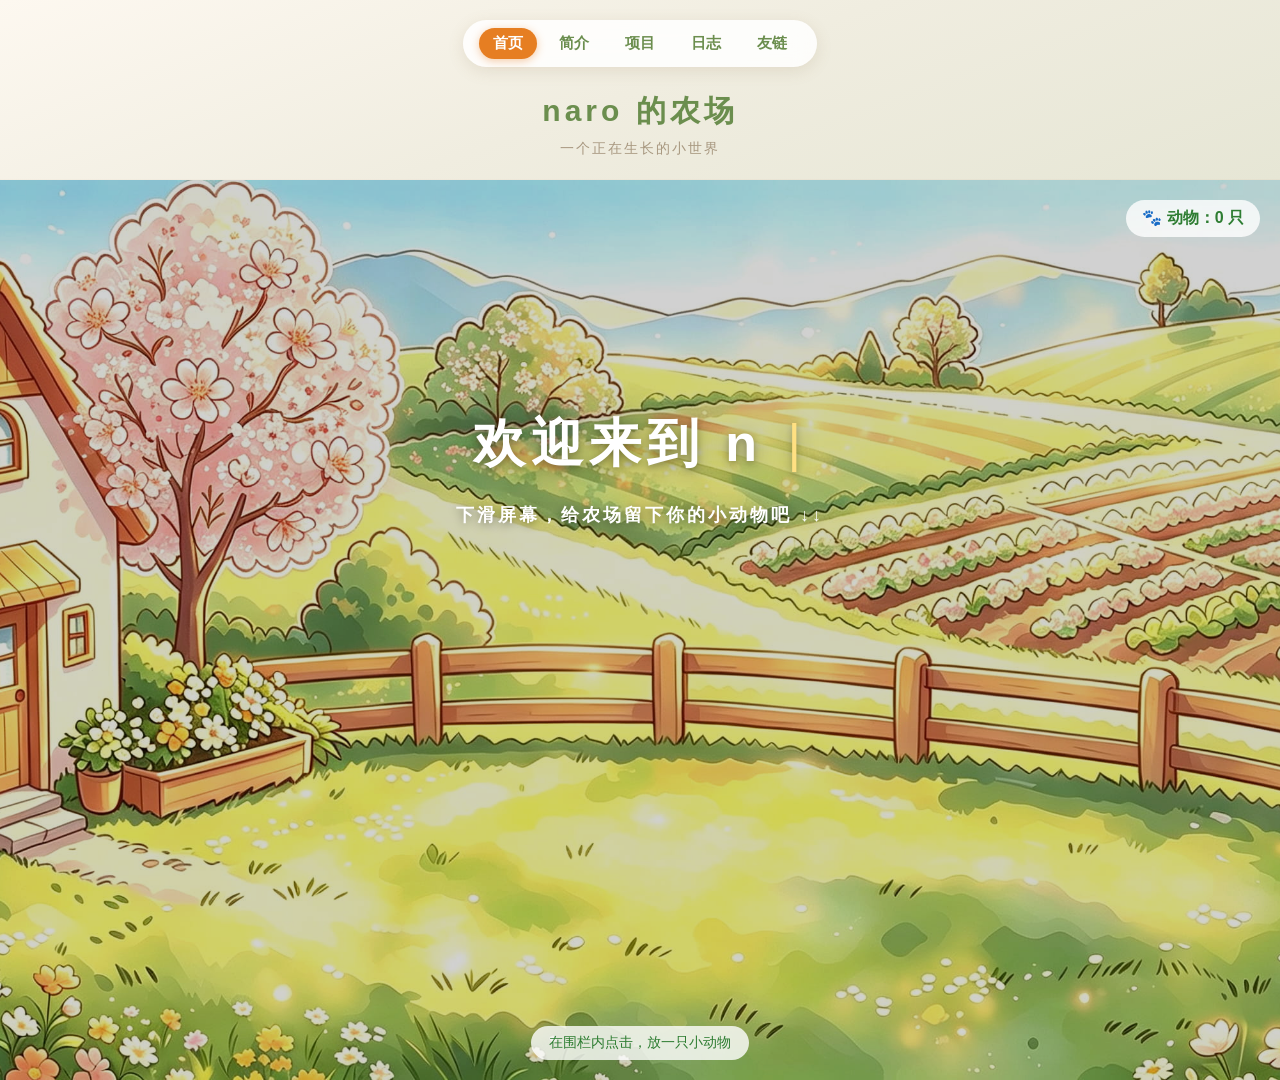
<file: index.html>
<!DOCTYPE html>
<html lang="zh-CN">
<head>
<meta charset="UTF-8">
<meta name="viewport" content="width=device-width, initial-scale=1.0">
<title>我的数字农场</title>
<link rel="stylesheet" href="style.css">
<style>
    * { margin: 0; padding: 0; box-sizing: border-box; }

    body {
        overflow-x: hidden;            /* 只禁横向滚动，允许纵向 */
        background: #d9ead3;
    }

    /* ===== 顶部 banner ===== */
    .top-banner {
        position: relative;
        width: 100%;
        height: 180px;
        padding-top: 70px;
        display: flex;
        flex-direction: column;
        align-items: center;
        justify-content: center;
        background: linear-gradient(160deg,
            #FDF8F0 0%,
            #F0EDE0 50%,
            #E6E6D5 100%);
        border-bottom: 1px solid rgba(139, 111, 71, 0.08);
        z-index: 10;
    }

    .banner-title {
        color: #6B8E4E;
        font-size: 30px;
        letter-spacing: 4px;
        font-weight: bold;
        animation: fadeInDown 0.8s ease-out both;
    }

    .banner-subtitle {
        color: #A89880;
        font-size: 14px;
        letter-spacing: 2px;
        margin-top: 8px;
        animation: fadeInDown 0.8s ease-out 0.2s both;
    }

    @keyframes fadeInDown {
        from { opacity: 0; transform: translateY(-15px); }
        to   { opacity: 1; transform: translateY(0); }
    }

    /* ===== 舞台：图片和 canvas 完全重叠 ===== */
    #farm {
        position: relative;
        width: 100%;
        height: 100vh;                 /* 农场图占满一屏 */
        overflow: hidden;
    }

    /* 农场图上的暗色遮罩 */
    #farm::after {
        content: "";
        position: absolute;
        inset: 0;
        background: rgba(0, 0, 0, 0.18);   /* 18% 黑色，淡淡的 */
        pointer-events: none;              /* 不挡点击（重要！） */
        z-index: 4;                        /* 在背景图之上，文字之下 */
    }

    #bg {
        position: absolute;
        inset: 0;
        width: 100%;
        height: 100%;
        object-fit: cover;
        object-position: center;
        user-select: none;
        pointer-events: none;
        image-rendering: -webkit-optimize-contrast;
    }

    /* canvas 盖在图片上面，完全透明 */
    #canvas {
        position: absolute;
        inset: 0;
        width: 100%;
        height: 100%;
        cursor: crosshair;
    }

    /* 提示文字 */
    #tip {
        position: absolute;
        bottom: 20px;
        left: 50%;
        transform: translateX(-50%);
        z-index: 10;
        background: rgba(255, 255, 255, 0.8);
        color: #2E7D32;
        padding: 8px 18px;
        border-radius: 999px;
        font-size: 14px;
        pointer-events: none;
    }

    /* 计数 */
    #counter {
        position: absolute;
        top: 20px;
        right: 20px;
        z-index: 10;
        background: rgba(255, 255, 255, 0.8);
        color: #2E7D32;
        padding: 8px 16px;
        border-radius: 999px;
        font-weight: bold;
    }

    /* ===== 欢迎文字 ===== */
    #welcome {
        position: absolute;
        top: 32%;
        left: 50%;
        transform: translate(-50%,-50%);
        z-index: 20;
        pointer-events: none;

        font-size: 52px;
        font-weight: bold;
        color: #fff;
        text-shadow:
            0 4px 20px rgba(0, 0, 0, 0.35),
            0 2px 6px rgba(0, 0, 0, 0.25);
        letter-spacing: 6px;
        white-space: nowrap;
        text-align: center;     

    }

    #welcome .name {
        color: #FFE082;
        font-size: 1.3em;
        margin: 0 10px;
        display: inline-block;
        animation: namePulse 2s ease-in-out infinite;
    }

    @keyframes namePulse {
        0%, 100% {
            transform: scale(1);
            filter: drop-shadow(0 0 8px rgba(255, 224, 130, 0.6));
        }
        50% {
            transform: scale(1.08);
            filter: drop-shadow(0 0 18px rgba(255, 224, 130, 0.95));
        }
    }

    /* ===== 樱花容器 ===== */
    #sakura {
        position: absolute;
        inset: 0;
        pointer-events: none;
        overflow: hidden;
        z-index: 5;
    }

    .sakura-petal {
        position: absolute;
        top: -30px;
        width: 14px;
        height: 14px;
        background: radial-gradient(circle at 30% 30%, #FFE4EC, #FFB7C5 60%, #F48FB1);
        border-radius: 50% 0 50% 50%;
        opacity: 0.9;
        animation: sakuraFall linear infinite;
        will-change: transform;
    }

    @keyframes sakuraFall {
        0%   { transform: translateY(-30px) translateX(0) rotate(0deg); opacity: 0; }
        10%  { opacity: 0.9; }
        90%  { opacity: 0.9; }
        100% { transform: translateY(105vh) translateX(60px) rotate(360deg); opacity: 0; }
    }

    /* 下滑提示 */
    .scroll-tip {
        margin-top: 24px;
        font-size: 18px;
        color: #fff;
        letter-spacing: 3px;
        text-shadow: 0 2px 10px rgba(0, 0, 0, 0.4);
        opacity: 0;
        animation: fadeInUp 1s ease-out 2.2s forwards;
        /* 小小的上下浮动，像"呼吸" */
        animation: fadeInUp 1s ease-out 2.2s forwards,
                tipFloat 2.5s ease-in-out 3.2s infinite;
    }

    @keyframes fadeInUp {
        from { opacity: 0; transform: translateY(15px); }
        to   { opacity: 1; transform: translateY(0); }
    }

    @keyframes tipFloat {
        0%, 100% { transform: translateY(0); }
        50%      { transform: translateY(6px); }
    }

    /* 下滑小箭头（可选） */
    .scroll-tip::after {
        content: " ↓";
        display: inline-block;
        animation: arrowBounce 1.5s ease-in-out infinite;
    }

    @keyframes arrowBounce {
        0%, 100% { transform: translateY(0); }
        50%      { transform: translateY(4px); }
    }

    /* 打字文本 */
    #typingText {
        display: inline-block;
    }

    /* 打字光标 */
    .cursor {
        display: inline-block;
        color: #FFE082;
        font-weight: normal;
        margin-left: 4px;
        animation: blink 0.8s step-end infinite;
    }
    @keyframes blink {
        50% { opacity: 0; }
    }
</style>
</head>
<body>

    <!-- 顶部 banner -->
    <div class="top-banner">
        <h1 class="banner-title">naro 的农场</h1>
        <p class="banner-subtitle">一个正在生长的小世界</p>
    </div>

    <!-- 农场舞台 -->
    <div id="farm">
        <img id="bg" src="images/farm.jpg" alt="数字农场">

        <nav class="top-nav">
            <a href="index.html" class="active">首页</a>
            <a href="about.html">简介</a>
            <a href="projects.html">项目</a>
            <a href="blog.html">日志</a>
            <a href="friends.html">友链</a>
        </nav>

        <div id="counter">🐾 动物：0 只</div>
        <div id="tip">在围栏内点击，放一只小动物</div>

        <canvas id="canvas"></canvas>

        <div id="welcome">
            <div class="welcome-line">
                <span id="typingText"></span>
                <span class="cursor">|</span>
            </div>
            <p class="scroll-tip">下滑屏幕，给农场留下你的小动物吧 ↓</p>
        </div>

        <div id="sakura"></div>
    </div>

<script>
    // ========== 1. 动物图片列表 ==========
    const spritePaths = [
        'images/cat.3.png',
        'images/cattle1.png',
        'images/cattle2.png',
        'images/pig1.png',
        'images/pig2.png',
        'images/sheep1.png',
        'images/sheep2.png',
    ];

    const animalSprites = [];

    // ========== 2. 等所有图片加载完 ==========
    Promise.all(spritePaths.map(path => {
        return new Promise((resolve, reject) => {
            const img = new Image();
            img.onload = () => resolve(img);
            img.onerror = () => {
                console.error('图片加载失败：', path);
                reject(path);
            };
            img.src = path;
        });
    })).then(imgs => {
        animalSprites.push(...imgs);
        console.log('✅ 所有动物图片加载完成，共', animalSprites.length, '张');
    }).catch(err => {
        console.error('❌ 有图片加载失败：', err);
    });

    // ========== 3. Canvas 基础设置 ==========
    const canvas = document.getElementById('canvas');
    const ctx = canvas.getContext('2d');
    const counter = document.getElementById('counter');

    let W = 0, H = 0;

    function resizeCanvas() {
        const dpr = window.devicePixelRatio || 1;
        // 用 farm 容器的尺寸（不是 window）
        const rect = canvas.getBoundingClientRect();
        W = rect.width;
        H = rect.height;
        canvas.width = W * dpr;
        canvas.height = H * dpr;
        ctx.setTransform(dpr, 0, 0, dpr, 0, 0);
    }
    window.addEventListener('resize', resizeCanvas);
    resizeCanvas();

    // ========== 4. 围栏区域（百分比坐标） ==========
    const fencePolygon = [
        { x: 0.08, y: 0.70 },
        { x: 0.68, y: 0.70 },
        { x: 0.98, y: 0.98 },
        { x: 0.03, y: 0.98 },
    ];

    function isInsideFence(nx, ny) {
        const poly = fencePolygon;
        let inside = false;
        for (let i = 0, j = poly.length - 1; i < poly.length; j = i++) {
            const xi = poly[i].x, yi = poly[i].y;
            const xj = poly[j].x, yj = poly[j].y;
            const intersect = ((yi > ny) !== (yj > ny)) &&
                (nx < (xj - xi) * (ny - yi) / (yj - yi) + xi);
            if (intersect) inside = !inside;
        }
        return inside;
    }

    // ========== 5. 动物数据 ==========
    const animals = [];

    // ========== 6. 点击生成动物 ==========
    canvas.addEventListener('click', function(e) {
        if (animalSprites.length === 0) return;

        const rect = canvas.getBoundingClientRect();
        const screenX = e.clientX - rect.left;
        const screenY = e.clientY - rect.top;

        const nx = screenX / W;
        const ny = screenY / H;

        if (!isInsideFence(nx, ny)) {
            console.log('点击在围栏外，忽略');
            return;
        }

        animals.push({
            x: nx,
            y: ny,
            vx: (Math.random() - 0.5) * 0.002,
            vy: (Math.random() - 0.5) * 0.002,
            scale: 0.7 + Math.random() * 0.5,
            sprite: animalSprites[Math.floor(Math.random() * animalSprites.length)],
            facing: 1,
            idleTimer: 0,                    // ← 新增
            walkTimer: 100 + Math.random() * 200,   // ← 新增
        });

        counter.textContent = '🐾 动物：' + animals.length + ' 只';
    });

    // ========== 7. 更新动物位置 ==========
    function updateAnimals() {
        for (const a of animals) {
            // ===== 新增：状态切换 =====
            // 如果没有 idleTimer，说明在走路
            if (a.idleTimer === undefined) {
                a.idleTimer = 0;
                a.walkTimer = 200 + Math.random() * 300;   // 走 200~500 帧
            }

            if (a.walkTimer > 0) {
                // ===== 走路状态 =====
                a.walkTimer--;

                const nextX = a.x + a.vx;
                const nextY = a.y + a.vy;

                if (isInsideFence(nextX, nextY)) {
                    a.x = nextX;
                    a.y = nextY;
                } else {
                    a.vx *= -1;
                    a.vy *= -1;
                }

                if (a.vx < -0.0001) a.facing = -1;
                else if (a.vx > 0.0001) a.facing = 1;

                // 走完这段，进入发呆
                if (a.walkTimer === 0) {
                    a.idleTimer = 100 + Math.random() * 200;   // 发呆 100~300 帧
                }
            } else {
                // ===== 发呆状态 =====
                a.idleTimer--;

                // 发呆结束，重新开始走
                if (a.idleTimer <= 0) {
                    a.walkTimer = 200 + Math.random() * 300;
                    // 顺便换个方向
                    a.vx = (Math.random() - 0.5) * 0.002;
                    a.vy = (Math.random() - 0.5) * 0.002;
                }
            }
        }
    }

    // ========== 8. 画动物 ==========
    function drawAnimals() {
        for (const a of animals) {
            const baseH = 80;
            const h = baseH * a.scale;
            const w = h * (a.sprite.width / a.sprite.height);
            const px = a.x * W;
            const py = a.y * H;

            ctx.save();

            // 影子
            ctx.fillStyle = 'rgba(0,0,0,0.15)';
            ctx.beginPath();
            ctx.ellipse(px, py + h * 0.4, w * 0.35, h * 0.12, 0, 0, Math.PI * 2);
            ctx.fill();

            // 朝向翻转
            if (a.facing === -1) {
                ctx.translate(px, py);
                ctx.scale(-1, 1);
                ctx.drawImage(a.sprite, -w / 2, -h / 2, w, h);
            } else {
                ctx.drawImage(a.sprite, px - w / 2, py - h / 2, w, h);
            }

            ctx.restore();
        }
    }

    // ========== 9. 动画循环 ==========
    function loop() {
        ctx.clearRect(0, 0, W, H);
        updateAnimals();
        drawAnimals();
        requestAnimationFrame(loop);
    }

    loop();

    // ========== 樱花飘落特效 ==========
    function createSakura() {
        const container = document.getElementById('sakura');
        const PETAL_COUNT = 25;

        for (let i = 0; i < PETAL_COUNT; i++) {
            const petal = document.createElement('div');
            petal.className = 'sakura-petal';

            petal.style.left = Math.random() * 100 + '%';

            const size = 8 + Math.random() * 10;
            petal.style.width = size + 'px';
            petal.style.height = size + 'px';

            const duration = 8 + Math.random() * 8;
            petal.style.animationDuration = duration + 's';

            petal.style.animationDelay = Math.random() * 10 + 's';
            petal.style.opacity = 0.5 + Math.random() * 0.5;

            container.appendChild(petal);
        }
    }

    createSakura();

    // ========== 打字机效果 ==========
    const typingText = document.getElementById('typingText');
    const fullText = '欢迎来到 naro 的农场';
    let charIndex = 0;
    const TYPING_SPEED = 120;   // 每个字的间隔毫秒

    function typeNextChar() {
        if (charIndex < fullText.length) {
            typingText.textContent += fullText.charAt(charIndex);
            charIndex++;
            setTimeout(typeNextChar, TYPING_SPEED);
        } else {
            // 打完后隐藏光标
            const cursor = document.querySelector('.cursor');
            if (cursor) cursor.style.opacity = '0';
        }
    }

    // 页面加载完 0.8 秒后开始打字
    window.addEventListener('load', () => {
        setTimeout(typeNextChar, 800);
    });
</script>
</body>
</html>
</file>
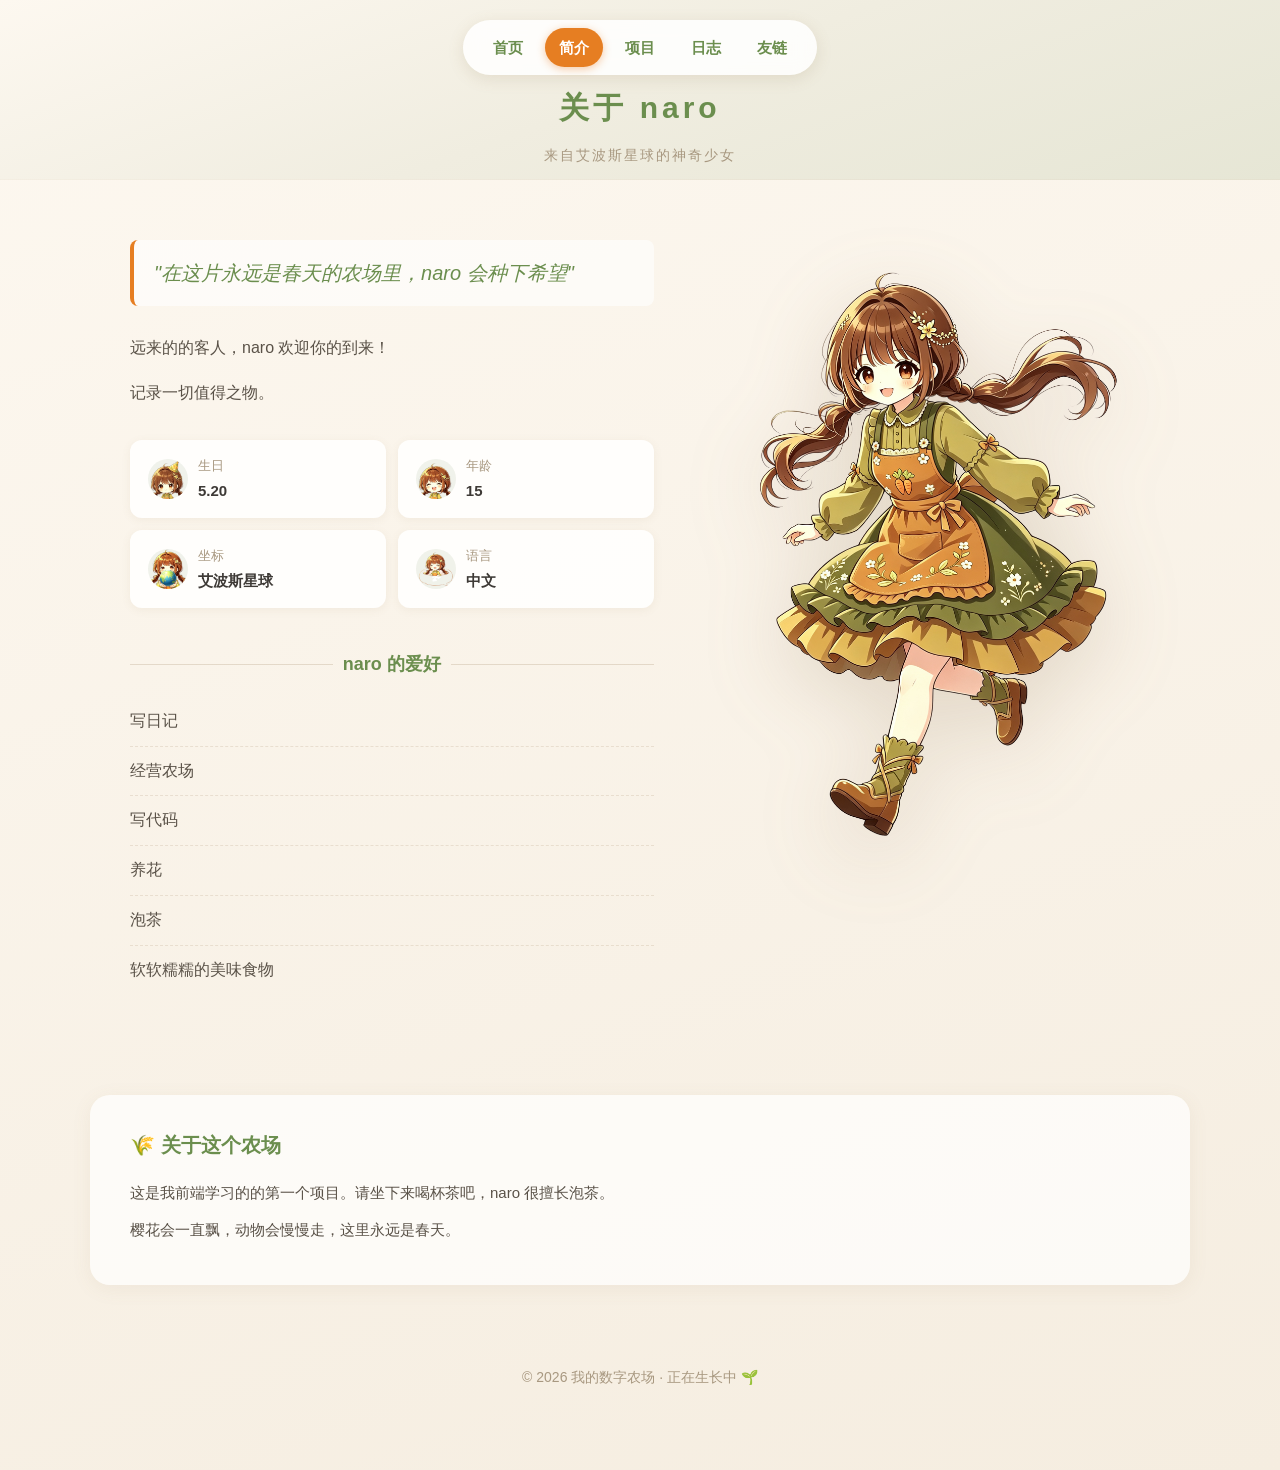
<file: about.html>
<!DOCTYPE html>
<html lang="zh-CN">
<head>
<meta charset="UTF-8">
<meta name="viewport" content="width=device-width, initial-scale=1.0">
<title>简介 · naro 的数字农场</title>
<link rel="stylesheet" href="style.css">
<style>
    * { margin: 0; padding: 0; box-sizing: border-box; }

    body {
        min-height: 100vh;
        background: linear-gradient(160deg, #FDF8F0 0%, #F5EDE0 100%);
        font-family: "PingFang SC", "Microsoft YaHei", sans-serif;
        color: #3E3A36;
        line-height: 1.8;
        padding-bottom: 80px;
    }

    /* ===== 顶部 banner（窄版，180px） ===== */
    .top-banner {
        position: relative;
        width: 100%;
        height: 180px;
        padding-top: 70px;          /* 给导航栏让出空间 */
        display: flex;
        flex-direction: column;
        align-items: center;
        justify-content: center;
        background: linear-gradient(160deg,
            #FDF8F0 0%,
            #F0EDE0 50%,
            #E6E6D5 100%);
        border-bottom: 1px solid rgba(139, 111, 71, 0.08);
    }

    .banner-title {
        color: #6B8E4E;
        font-size: 30px;
        letter-spacing: 4px;
        font-weight: bold;
        text-align: center;
        animation: fadeInDown 0.8s ease-out both;
    }

    .banner-subtitle {
        color: #A89880;
        font-size: 14px;
        letter-spacing: 2px;
        text-align: center;
        margin-top: 8px;
        animation: fadeInDown 0.8s ease-out 0.2s both;
    }

    @keyframes fadeInDown {
        from { opacity: 0; transform: translateY(-15px); }
        to   { opacity: 1; transform: translateY(0); }
    }

    /* ===== 主容器 ===== */
    .container {
        max-width: 1100px;
        margin: 60px auto 0;
        padding: 0 40px;
        display: grid;
        grid-template-columns: 1.2fr 1fr;
        gap: 60px;
        align-items: center;
    }

    /* ===== 左侧文字 ===== */
    .intro {
        animation: fadeInLeft 1s ease-out 0.3s both;
    }

    .opening {
        font-size: 20px;
        color: #6B8E4E;
        font-style: italic;
        padding: 16px 20px;
        border-left: 4px solid #E67E22;
        background: rgba(255, 255, 255, 0.6);
        border-radius: 8px;
        margin-bottom: 28px;
        line-height: 1.7;
    }

    .intro p {
        font-size: 16px;
        color: #5A5248;
        margin-bottom: 16px;
    }

    /* ===== 角色信息卡 ===== */
    .info-card {
        display: grid;
        grid-template-columns: 1fr 1fr;
        gap: 12px;
        margin-top: 32px;
        margin-bottom: 40px;
    }
    .info-item {
        background: rgba(255, 255, 255, 0.85);
        padding: 14px 18px;
        border-radius: 12px;
        box-shadow: 0 2px 10px rgba(139, 111, 71, 0.08);
        display: flex;
        align-items: center;
        gap: 10px;
        font-size: 15px;
        transition: transform 0.2s, box-shadow 0.2s;
    }
    .info-item:hover {
        transform: translateY(-2px);
        box-shadow: 0 6px 18px rgba(139, 111, 71, 0.15);
    }
    .info-item .icon-img {
        width: 40px;
        height: 40px;
        border-radius: 50%;
        object-fit: cover;
        flex-shrink: 0;
        background: rgba(107, 142, 78, 0.1);
    }
    .info-item .label {
        color: #A89880;
        font-size: 13px;
    }
    .info-item .value {
        color: #3E3A36;
        font-weight: bold;
    }

    /* ===== 爱好列表 ===== */
    .section-title {
        font-size: 18px;
        color: #6B8E4E;
        margin-bottom: 16px;
        display: flex;
        align-items: center;
        gap: 10px;
    }
    .section-title::before,
    .section-title::after {
        content: "";
        flex: 1;
        height: 1px;
        background: rgba(139, 111, 71, 0.2);
    }

    .hobbies {
        list-style: none;
        margin-bottom: 40px;
    }
    .hobbies li {
        padding: 10px 0;
        font-size: 16px;
        color: #5A5248;
        display: flex;
        align-items: center;
        gap: 12px;
        border-bottom: 1px dashed rgba(139, 111, 71, 0.15);
    }
    .hobbies li:last-child { border-bottom: none; }

    /* ===== 右侧立绘 ===== */
    .portrait {
        position: relative;
        animation: fadeInRight 1s ease-out 0.5s both;
        align-self: start;
        margin-top: 20px;
    }
    .portrait img {
        width: 100%;
        max-width: 460px;
        display: block;
        margin: 0 auto;
        filter: drop-shadow(0 20px 40px rgba(139, 111, 71, 0.2));
        animation: float 4s ease-in-out infinite;
    }

    @keyframes float {
        0%, 100% { transform: translateY(0); }
        50%      { transform: translateY(-12px); }
    }

    @keyframes fadeInLeft {
        from { opacity: 0; transform: translateX(-30px); }
        to   { opacity: 1; transform: translateX(0); }
    }
    @keyframes fadeInRight {
        from { opacity: 0; transform: translateX(30px); }
        to   { opacity: 1; transform: translateX(0); }
    }

    /* ===== 底部说明卡 ===== */
    .about-farm {
        max-width: 1100px;
        margin: 60px auto 0;
        padding: 32px 40px;
        background: rgba(255, 255, 255, 0.7);
        border-radius: 20px;
        box-shadow: 0 4px 20px rgba(139, 111, 71, 0.08);
        animation: fadeInUp 1s ease-out 0.8s both;
    }
    .about-farm h3 {
        color: #6B8E4E;
        font-size: 20px;
        margin-bottom: 16px;
    }
    .about-farm p {
        color: #5A5248;
        font-size: 15px;
        margin-bottom: 10px;
    }

    @keyframes fadeInUp {
        from { opacity: 0; transform: translateY(30px); }
        to   { opacity: 1; transform: translateY(0); }
    }

    /* ===== 页脚 ===== */
    footer {
        text-align: center;
        margin-top: 80px;
        color: #A89880;
        font-size: 14px;
    }

    /* ===== 响应式 ===== */
    @media (max-width: 900px) {
        .container {
            grid-template-columns: 1fr;
            gap: 40px;
            padding: 0 24px;
        }
        .portrait { order: -1; }
        .portrait img { max-width: 280px; }
        .top-banner { height: 150px; }
        .banner-title { font-size: 24px; }
        .info-card { grid-template-columns: 1fr; }
    }
</style>
</head>
<body>

    <!-- 导航栏 -->
    <nav class="top-nav">
        <a href="index.html">首页</a>
        <a href="about.html" class="active">简介</a>
        <a href="projects.html">项目</a>
        <a href="blog.html">日志</a>
        <a href="friends.html">友链</a>
    </nav>

    <!-- 顶部 banner -->
    <div class="top-banner">
        <h1 class="banner-title">关于 naro</h1>
        <p class="banner-subtitle">来自艾波斯星球的神奇少女</p>
    </div>

    <!-- 主内容 -->
    <div class="container">

        <!-- 左侧文字 -->
        <div class="intro">
            <div class="opening">
                "在这片永远是春天的农场里，naro 会种下希望"
            </div>

            <p>远来的的客人，naro 欢迎你的到来！</p>
            <p>记录一切值得之物。</p>

            <!-- 角色信息卡 -->
            <div class="info-card">
                <div class="info-item">
                    <img class="icon-img" src="images/naro_birthday.png" alt="生日">
                    <div>
                        <div class="label">生日</div>
                        <div class="value">5.20</div>
                    </div>
                </div>
                <div class="info-item">
                    <img class="icon-img" src="images/naro_age.png" alt="年龄">
                    <div>
                        <div class="label">年龄</div>
                        <div class="value">15</div>
                    </div>
                </div>
                <div class="info-item">
                    <img class="icon-img" src="images/naro_earth.png" alt="坐标">
                    <div>
                        <div class="label">坐标</div>
                        <div class="value">艾波斯星球</div>
                    </div>
                </div>
                <div class="info-item">
                    <img class="icon-img" src="images/naro_language.png" alt="语言">
                    <div>
                        <div class="label">语言</div>
                        <div class="value">中文</div>
                    </div>
                </div>
            </div>

            <!-- 爱好 -->
            <h3 class="section-title">naro 的爱好</h3>
            <ul class="hobbies">
                <li>写日记</li>
                <li>经营农场</li>
                <li>写代码</li>
                <li>养花</li>
                <li>泡茶</li>
                <li>软软糯糯的美味食物</li>
            </ul>
        </div>

        <!-- 右侧立绘 -->
        <div class="portrait">
            <img src="images/naro.png" alt="naro 立绘">
        </div>

    </div>

    <!-- 关于农场 -->
    <div class="about-farm">
        <h3>🌾 关于这个农场</h3>
        <p>这是我前端学习的的第一个项目。请坐下来喝杯茶吧，naro 很擅长泡茶。</p>
        <p>樱花会一直飘，动物会慢慢走，这里永远是春天。</p>
    </div>

    <!-- 页脚 -->
    <footer>
        © 2026 我的数字农场 · 正在生长中 🌱
    </footer>

</body>
</html>
</file>
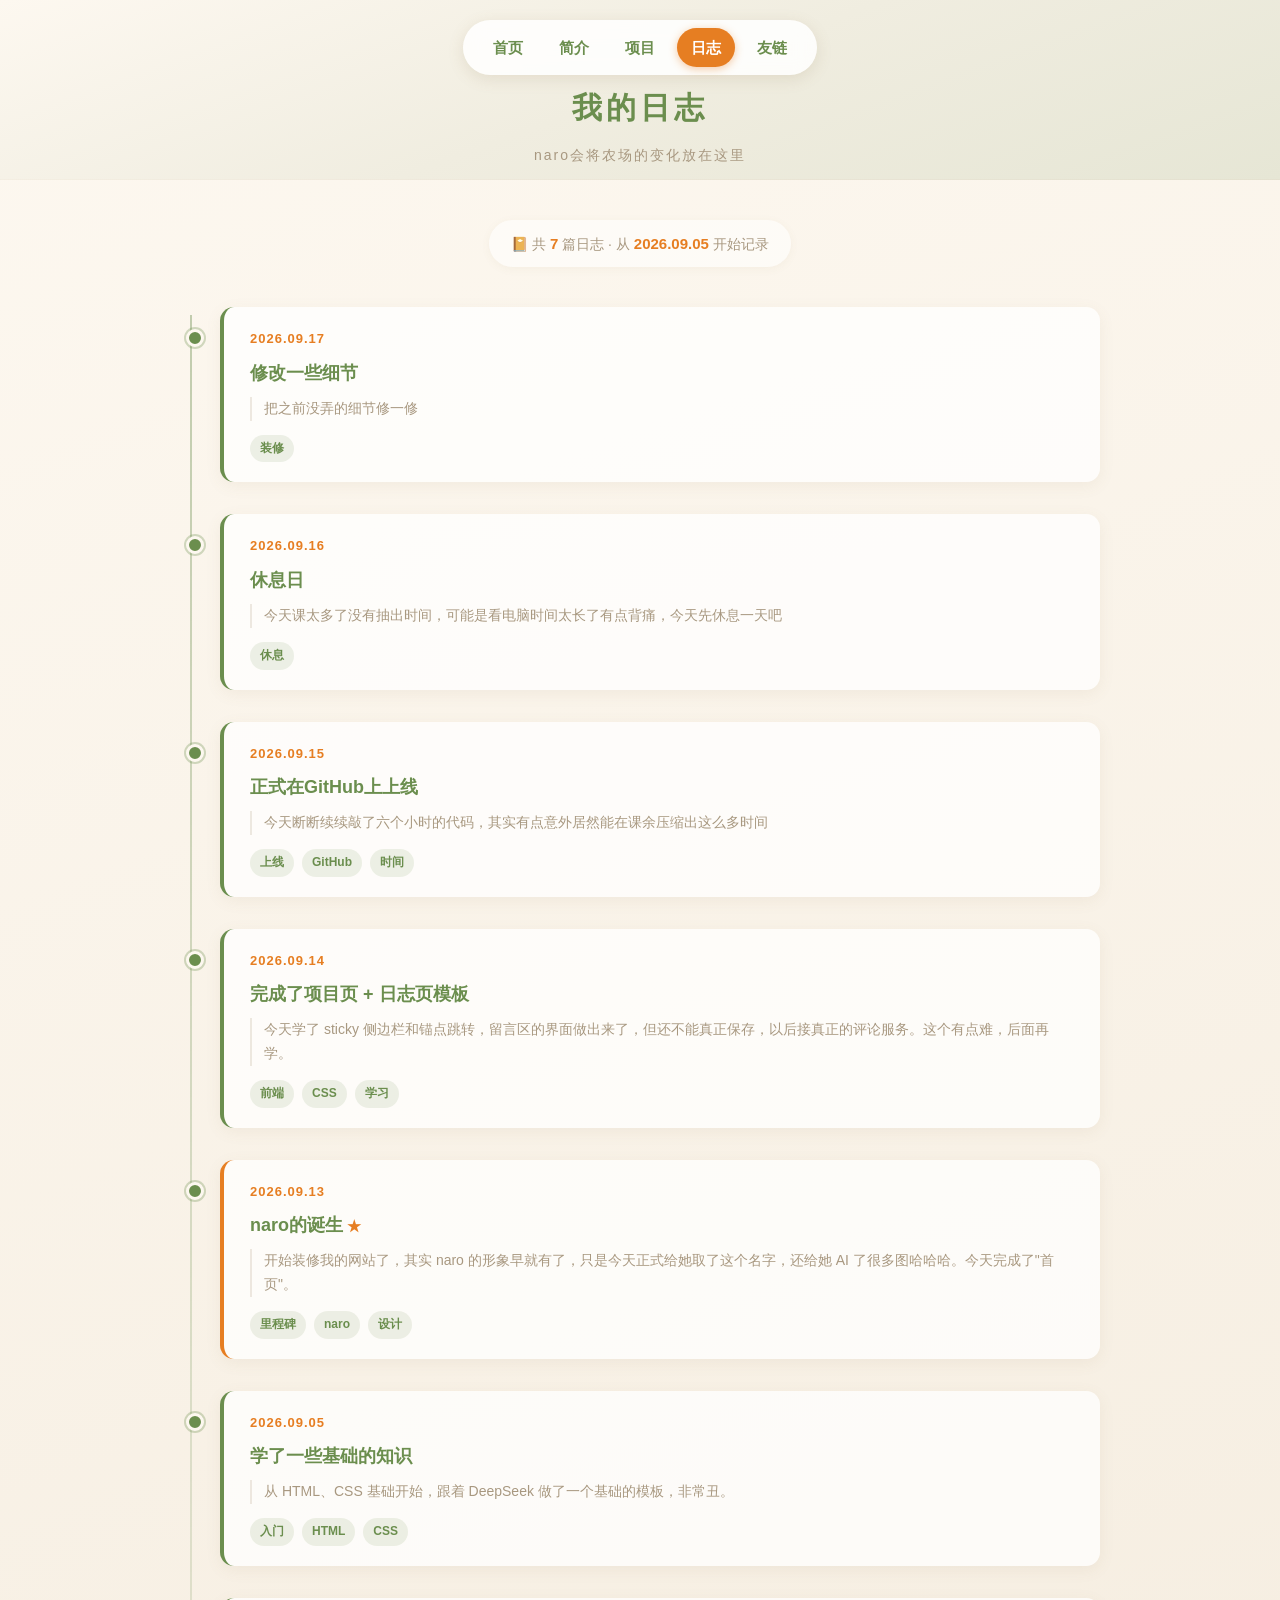
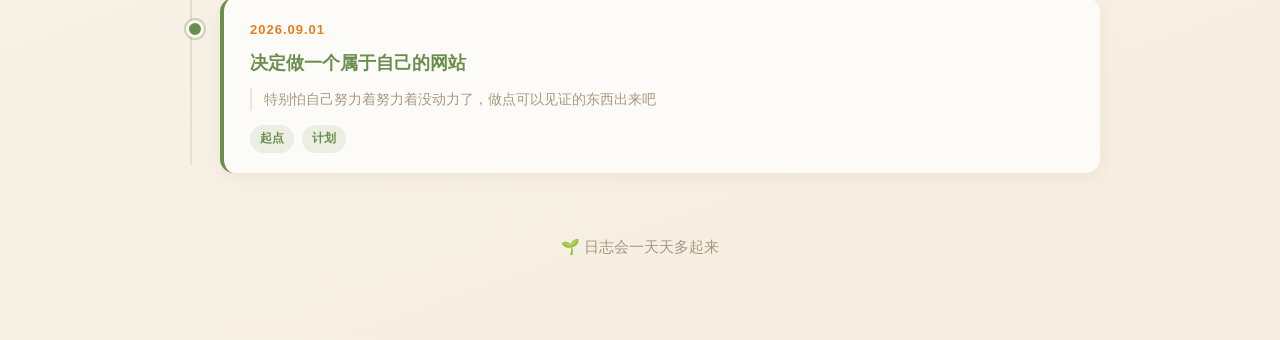
<file: blog.html>
<!DOCTYPE html>
<html lang="zh-CN">
<head>
<meta charset="UTF-8">
<meta name="viewport" content="width=device-width, initial-scale=1.0">
<title>日志 · naro 的数字农场</title>
<link rel="stylesheet" href="style.css">
<style>
    * { margin: 0; padding: 0; box-sizing: border-box; }

    html { scroll-behavior: smooth; }

    body {
        min-height: 100vh;
        background: linear-gradient(160deg, #FDF8F0 0%, #F5EDE0 100%);
        font-family: "PingFang SC", "Microsoft YaHei", sans-serif;
        color: #3E3A36;
        line-height: 1.8;
        padding-bottom: 80px;
    }

    /* ===== 顶部朴素 banner（和简介页一致） ===== */
    .top-banner {
        position: relative;
        width: 100%;
        height: 180px;
        padding-top: 70px;
        display: flex;
        flex-direction: column;
        align-items: center;
        justify-content: center;
        background: linear-gradient(160deg,
            #FDF8F0 0%,
            #F0EDE0 50%,
            #E6E6D5 100%);
        border-bottom: 1px solid rgba(139, 111, 71, 0.08);
    }

    .banner-title {
        color: #6B8E4E;
        font-size: 30px;
        letter-spacing: 4px;
        font-weight: bold;
        text-align: center;
        animation: fadeInDown 0.8s ease-out both;
    }

    .banner-subtitle {
        color: #A89880;
        font-size: 14px;
        letter-spacing: 2px;
        text-align: center;
        margin-top: 8px;
        animation: fadeInDown 0.8s ease-out 0.2s both;
    }

    @keyframes fadeInDown {
        from { opacity: 0; transform: translateY(-15px); }
        to   { opacity: 1; transform: translateY(0); }
    }

    /* ===== 统计条 ===== */
    .blog-stats-wrapper {
        max-width: 800px;
        margin: 40px auto 0;
        padding: 0 40px;
        text-align: center;
    }

    .blog-stats {
        display: inline-block;
        color: #A89880;
        font-size: 14px;
        padding: 10px 22px;
        background: rgba(255, 255, 255, 0.55);
        border-radius: 999px;
        box-shadow: 0 2px 10px rgba(139, 111, 71, 0.06);
        animation: fadeInUp 0.8s ease-out 0.3s both;
    }
    .blog-stats strong {
        color: #E67E22;
        font-size: 15px;
    }

    @keyframes fadeInUp {
        from { opacity: 0; transform: translateY(20px); }
        to   { opacity: 1; transform: translateY(0); }
    }

    /* ===== 日志区（右移，避开 naro） ===== */
    .blog-container {
        max-width: 1000px;
        margin: 40px 60px 0 400px;
        padding: 0 40px;
    }

    /* ===== 时间轴 ===== */
    .timeline {
        position: relative;
        padding-left: 40px;
    }

    .timeline::before {
        content: "";
        position: absolute;
        left: 10px;
        top: 8px;
        bottom: 8px;
        width: 2px;
        background: linear-gradient(to bottom,
            rgba(107, 142, 78, 0.4) 0%,
            rgba(107, 142, 78, 0.15) 100%);
    }

    .timeline-item {
        position: relative;
        margin-bottom: 32px;
        animation: fadeInUp 0.6s ease-out both;
    }
    .timeline-item:nth-child(1) { animation-delay: 0.1s; }
    .timeline-item:nth-child(2) { animation-delay: 0.2s; }
    .timeline-item:nth-child(3) { animation-delay: 0.3s; }
    .timeline-item:nth-child(4) { animation-delay: 0.4s; }
    .timeline-item:nth-child(5) { animation-delay: 0.5s; }
    .timeline-item:nth-child(6) { animation-delay: 0.6s; }

    /* 圆点 */
    .timeline-item::before {
        content: "";
        position: absolute;
        left: -34px;
        top: 22px;
        width: 12px;
        height: 12px;
        border-radius: 50%;
        background: #6B8E4E;
        border: 3px solid #FDF8F0;
        box-shadow: 0 0 0 2px rgba(107, 142, 78, 0.3);
        z-index: 1;
    }

    /* 最新一条日志的圆点会"呼吸" */
    .timeline-item:first-child::before {
        animation: pulse 2.5s ease-in-out infinite;
    }
    @keyframes pulse {
        0%, 100% { box-shadow: 0 0 0 2px rgba(107, 142, 78, 0.3); }
        50%      { box-shadow: 0 0 0 8px rgba(107, 142, 78, 0.08); }
    }

    /* 日志卡片 */
    .log-card {
        background: rgba(255, 255, 255, 0.75);
        border-radius: 14px;
        padding: 20px 26px;
        box-shadow: 0 4px 16px rgba(139, 111, 71, 0.08);
        border-left: 4px solid #6B8E4E;
        transition: transform 0.3s ease, box-shadow 0.3s ease, background 0.3s ease;
    }
    .log-card:hover {
        transform: translateX(6px);
        box-shadow: 0 8px 24px rgba(139, 111, 71, 0.15);
        background: rgba(255, 255, 255, 0.95);
    }

    /* 里程碑日志：橙色条 */
    .log-card.milestone {
        border-left-color: #E67E22;
    }
    .log-card.milestone .log-title::after {
        content: " ★";
        color: #E67E22;
        font-size: 14px;
    }

    .log-date {
        color: #E67E22;
        font-size: 13px;
        font-weight: bold;
        letter-spacing: 1px;
        margin-bottom: 6px;
    }
    .log-title {
        color: #6B8E4E;
        font-size: 18px;
        font-weight: bold;
        margin-bottom: 8px;
    }
    .log-note {
        color: #A89880;
        font-size: 14px;
        line-height: 1.7;
        padding-left: 12px;
        border-left: 2px solid rgba(139, 111, 71, 0.15);
    }

    /* 标签 */
    .log-tags {
        margin-top: 14px;
        display: flex;
        gap: 8px;
        flex-wrap: wrap;
    }
    .tag {
        font-size: 12px;
        padding: 3px 10px;
        border-radius: 999px;
        background: rgba(107, 142, 78, 0.12);
        color: #6B8E4E;
        font-weight: bold;
        transition: transform 0.2s, background 0.2s;
    }
    .tag:hover {
        transform: translateY(-2px);
        background: rgba(107, 142, 78, 0.2);
    }

    /* ===== naro 侧边立绘（固定左侧） ===== */
    .naro-side {
        position: fixed;
        left: 60px;
        top: 50%;
        transform: translateY(-50%);
        width: 260px;
        text-align: center;
        z-index: 5;
        pointer-events: none;
        animation: naroEnter 1s ease-out 0.6s both;
    }
    .naro-side img {
        width: 100%;
        display: block;
        filter: drop-shadow(0 12px 28px rgba(139, 111, 71, 0.2));
        animation: naroFloat 4s ease-in-out infinite;
    }
    .naro-side .naro-speech {
        margin-top: 12px;
        font-size: 13px;
        color: #6B8E4E;
        background: rgba(255, 255, 255, 0.75);
        padding: 8px 14px;
        border-radius: 16px;
        box-shadow: 0 4px 12px rgba(139, 111, 71, 0.1);
        position: relative;
    }
    .naro-side .naro-speech::before {
        content: "";
        position: absolute;
        top: -6px;
        left: 50%;
        transform: translateX(-50%) rotate(45deg);
        width: 12px;
        height: 12px;
        background: rgba(255, 255, 255, 0.75);
        border-radius: 2px;
    }

    @keyframes naroEnter {
        from { opacity: 0; transform: translate(-30px, -50%); }
        to   { opacity: 1; transform: translate(0, -50%); }
    }
    @keyframes naroFloat {
        0%, 100% { transform: translateY(0); }
        50%      { transform: translateY(-10px); }
    }

    /* ===== 底部 ===== */
    .growing-tip {
        text-align: center;
        margin-top: 60px;
        color: #A89880;
        font-size: 15px;
    }
    .growing-tip::before {
        content: "🌱 ";
    }

    /* ===== 回到顶部按钮 ===== */
    #backToTop {
        position: fixed;
        bottom: 30px;
        right: 30px;
        width: 48px;
        height: 48px;
        border-radius: 50%;
        border: none;
        background: rgba(107, 142, 78, 0.92);
        color: #fff;
        font-size: 20px;
        cursor: pointer;
        opacity: 0;
        pointer-events: none;
        transition: opacity 0.3s, transform 0.3s, background 0.2s;
        box-shadow: 0 4px 16px rgba(139, 111, 71, 0.25);
        z-index: 200;
        display: flex;
        align-items: center;
        justify-content: center;
    }
    #backToTop.show {
        opacity: 1;
        pointer-events: auto;
    }
    #backToTop:hover {
        transform: translateY(-4px);
        background: #E67E22;
    }

    /* ===== 响应式 ===== */
    @media (max-width: 1300px) {
        .naro-side { display: none; }
        .blog-container {
            margin: 40px auto 0;
            padding: 0 40px;
        }
    }
    @media (max-width: 900px) {
        .top-banner { height: 150px; }
        .banner-title { font-size: 24px; }
        .blog-stats-wrapper { padding: 0 24px; }
        .blog-container { padding: 0 24px; }
        .timeline { padding-left: 30px; }
        .timeline-item::before { left: -26px; }
        .log-card { padding: 16px 20px; }
        #backToTop { bottom: 20px; right: 20px; width: 42px; height: 42px; }
    }
</style>
</head>
<body>

    <!-- 导航栏 -->
    <nav class="top-nav">
        <a href="index.html">首页</a>
        <a href="about.html">简介</a>
        <a href="projects.html">项目</a>
        <a href="blog.html" class="active">日志</a>
        <a href="friends.html">友链</a>
    </nav>

    <!-- naro 侧边立绘 -->
    <div class="naro-side">
        <img src="images/naro_read.png" alt="naro 正在读日志">
        <div class="naro-speech">naro 正在陪你阅读日志</div>
    </div>

    <!-- 顶部 banner -->
    <div class="top-banner">
        <h1 class="banner-title">我的日志</h1>
        <p class="banner-subtitle">naro会将农场的变化放在这里</p>
    </div>

    <!-- 统计条 -->
    <div class="blog-stats-wrapper">
        <div class="blog-stats">
            📔 共 <strong>7</strong> 篇日志 · 从 <strong>2026.09.05</strong> 开始记录
        </div>
    </div>

    <!-- 日志区 -->
    <div class="blog-container">

        <div class="timeline">

            <div class="timeline-item">
                <div class="log-card">
                    <div class="log-date">2026.09.17</div>
                    <div class="log-title">修改一些细节</div>
                    <div class="log-note">把之前没弄的细节修一修</div>
                    <div class="log-tags">
                        <span class="tag">装修</span>
                    </div>
                </div>
            </div>
        
            <div class="timeline-item">
                <div class="log-card">
                    <div class="log-date">2026.09.16</div>
                    <div class="log-title">休息日</div>
                    <div class="log-note">今天课太多了没有抽出时间，可能是看电脑时间太长了有点背痛，今天先休息一天吧</div>
                    <div class="log-tags">
                        <span class="tag">休息</span>
                    </div>
                </div>
            </div>

            <div class="timeline-item">
                <div class="log-card">
                    <div class="log-date">2026.09.15</div>
                    <div class="log-title">正式在GitHub上上线</div>
                    <div class="log-note">今天断断续续敲了六个小时的代码，其实有点意外居然能在课余压缩出这么多时间</div>
                    <div class="log-tags">
                        <span class="tag">上线</span>
                        <span class="tag">GitHub</span>
                        <span class="tag">时间</span>
                    </div>
                </div>
            </div>

            <!-- 日志 1：最新 -->
            <div class="timeline-item">
                <div class="log-card">
                    <div class="log-date">2026.09.14</div>
                    <div class="log-title">完成了项目页 + 日志页模板</div>
                    <div class="log-note">今天学了 sticky 侧边栏和锚点跳转，留言区的界面做出来了，但还不能真正保存，以后接真正的评论服务。这个有点难，后面再学。</div>
                    <div class="log-tags">
                        <span class="tag">前端</span>
                        <span class="tag">CSS</span>
                        <span class="tag">学习</span>
                    </div>
                </div>
            </div>

            <!-- 日志 2：里程碑 -->
            <div class="timeline-item">
                <div class="log-card milestone">
                    <div class="log-date">2026.09.13</div>
                    <div class="log-title">naro的诞生</div>
                    <div class="log-note">开始装修我的网站了，其实 naro 的形象早就有了，只是今天正式给她取了这个名字，还给她 AI 了很多图哈哈哈。今天完成了"首页"。</div>
                    <div class="log-tags">
                        <span class="tag">里程碑</span>
                        <span class="tag">naro</span>
                        <span class="tag">设计</span>
                    </div>
                </div>
            </div>

            <!-- 日志 3 -->
            <div class="timeline-item">
                <div class="log-card">
                    <div class="log-date">2026.09.05</div>
                    <div class="log-title">学了一些基础的知识</div>
                    <div class="log-note">从 HTML、CSS 基础开始，跟着 DeepSeek 做了一个基础的模板，非常丑。</div>
                    <div class="log-tags">
                        <span class="tag">入门</span>
                        <span class="tag">HTML</span>
                        <span class="tag">CSS</span>
                    </div>
                </div>
            </div>

            <!-- 日志 4 -->
            <div class="timeline-item">
                <div class="log-card">
                    <div class="log-date">2026.09.01</div>
                    <div class="log-title">决定做一个属于自己的网站</div>
                    <div class="log-note">特别怕自己努力着努力着没动力了，做点可以见证的东西出来吧</div>
                    <div class="log-tags">
                        <span class="tag">起点</span>
                        <span class="tag">计划</span>
                    </div>
                </div>
            </div>

        </div>

        <p class="growing-tip">日志会一天天多起来</p>

    <!-- 回到顶部按钮 -->
    <button id="backToTop" title="回到顶部">↑</button>

    <script>
        const backToTop = document.getElementById('backToTop');

        window.addEventListener('scroll', () => {
            if (window.scrollY > 400) {
                backToTop.classList.add('show');
            } else {
                backToTop.classList.remove('show');
            }
        });

        backToTop.addEventListener('click', () => {
            window.scrollTo({ top: 0, behavior: 'smooth' });
        });
    </script>

</body>
</html>
</file>
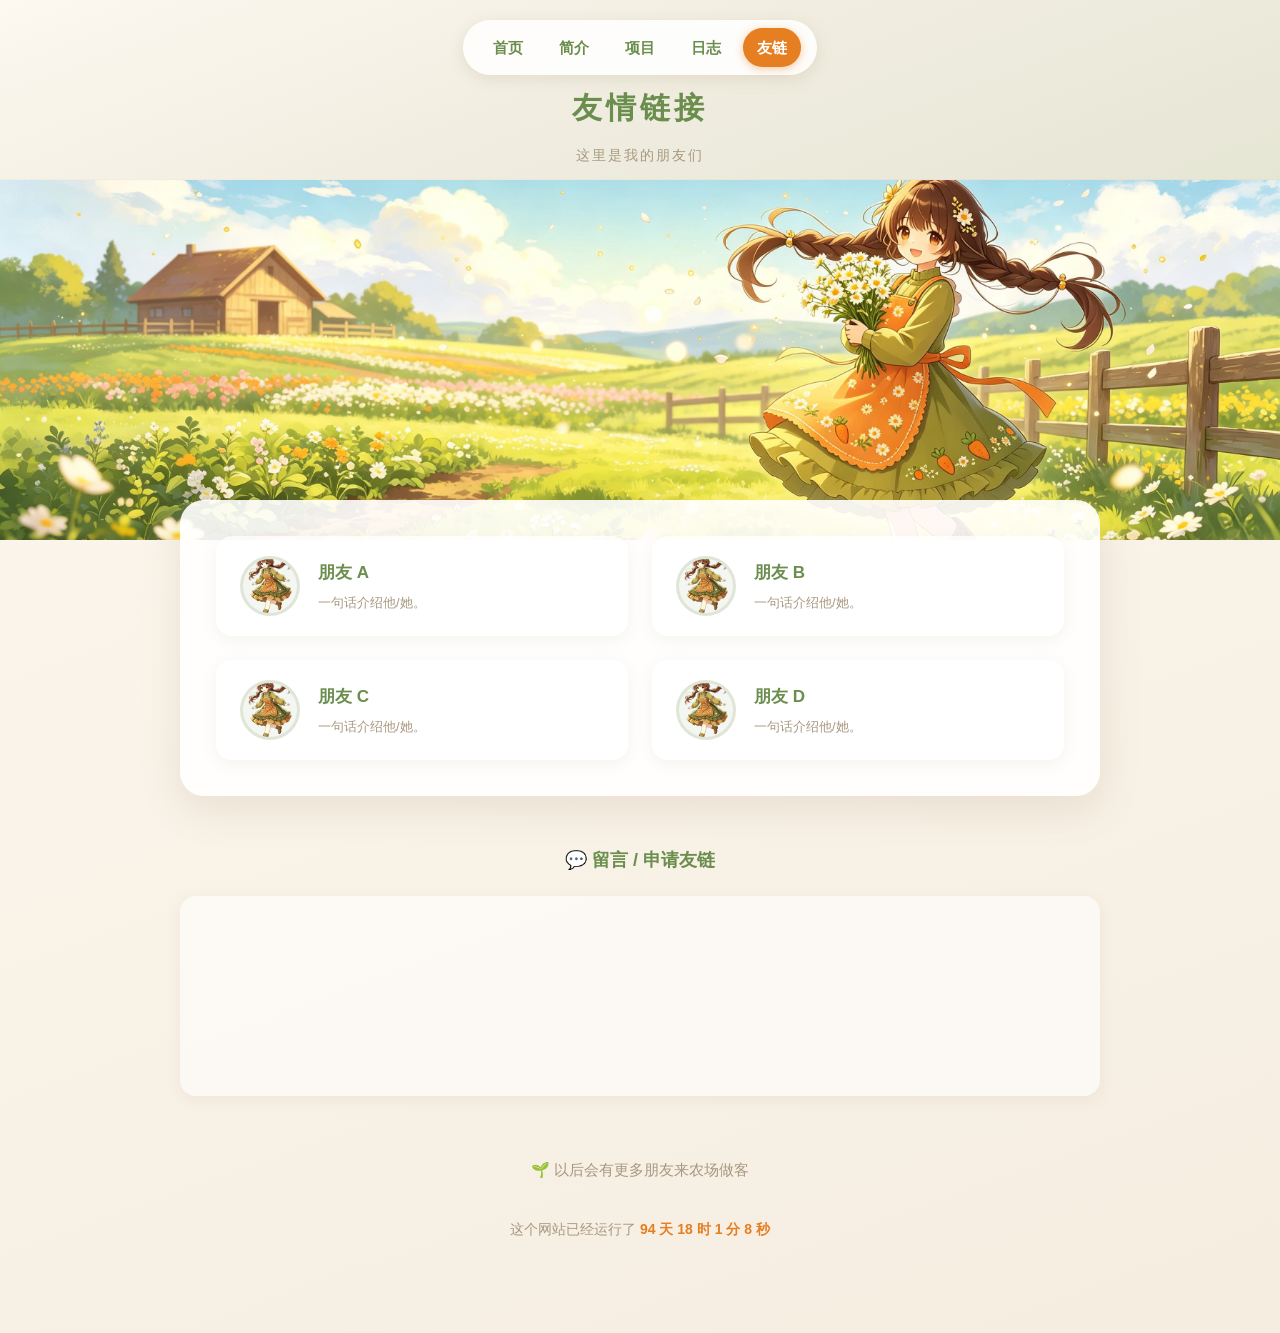
<file: friends.html>
<!DOCTYPE html>
<html lang="zh-CN">
<head>
<meta charset="UTF-8">
<meta name="viewport" content="width=device-width, initial-scale=1.0">
<title>友链 · naro 的数字农场</title>
<link rel="stylesheet" href="style.css">
<style>
    * { margin: 0; padding: 0; box-sizing: border-box; }

    body {
        min-height: 100vh;
        background: linear-gradient(160deg, #FDF8F0 0%, #F5EDE0 100%);
        font-family: "PingFang SC", "Microsoft YaHei", sans-serif;
        color: #3E3A36;
        line-height: 1.8;
        padding-bottom: 80px;
    }

    /* ===== 顶部朴素 banner（和简介页一致） ===== */
    .top-banner {
        position: relative;
        width: 100%;
        height: 180px;
        padding-top: 70px;
        display: flex;
        flex-direction: column;
        align-items: center;
        justify-content: center;
        background: linear-gradient(160deg,
            #FDF8F0 0%,
            #F0EDE0 50%,
            #E6E6D5 100%);
        border-bottom: 1px solid rgba(139, 111, 71, 0.08);
    }

    .banner-title {
        color: #6B8E4E;
        font-size: 30px;
        letter-spacing: 4px;
        font-weight: bold;
        text-align: center;
        animation: fadeInDown 0.8s ease-out both;
    }

    .banner-subtitle {
        color: #A89880;
        font-size: 14px;
        letter-spacing: 2px;
        text-align: center;
        margin-top: 8px;
        animation: fadeInDown 0.8s ease-out 0.2s both;
    }

    @keyframes fadeInDown {
        from { opacity: 0; transform: translateY(-15px); }
        to   { opacity: 1; transform: translateY(0); }
    }

    /* ===== 中间大图（纯展示） ===== */
    .banner-image {
        width: 100%;
        height: 360px;
        overflow: hidden;
        position: relative;
    }
    .banner-image img {
        width: 100%;
        height: 100%;
        object-fit: cover;
        object-position: center;
        display: block;
        animation: fadeIn 1.2s ease-out 0.3s both;
    }

    @keyframes fadeIn {
        from { opacity: 0; }
        to   { opacity: 1; }
    }

    /* ===== 友链卡片区 ===== */
    .friends-container {
        position: relative;
        z-index: 3;
        max-width: 1000px;
        margin: -40px auto 0;         /* 卡片轻微压在图上 */
        padding: 0 40px;
    }

    .friend-list {
        display: grid;
        grid-template-columns: 1fr 1fr;
        gap: 24px;
        background: rgba(255, 255, 255, 0.9);
        border-radius: 24px;
        padding: 36px;
        box-shadow: 0 12px 40px rgba(139, 111, 71, 0.15);
        animation: fadeInUp 0.8s ease-out 0.5s both;
    }

    @keyframes fadeInUp {
        from { opacity: 0; transform: translateY(30px); }
        to   { opacity: 1; transform: translateY(0); }
    }

    /* 单个友链卡片 */
    .friend-card {
        display: flex;
        align-items: center;
        gap: 18px;
        background: rgba(255, 255, 255, 0.75);
        border-radius: 16px;
        padding: 20px 24px;
        text-decoration: none;
        color: inherit;
        box-shadow: 0 4px 16px rgba(139, 111, 71, 0.08);
        transition: transform 0.3s ease, box-shadow 0.3s ease, background 0.3s ease;
    }
    .friend-card:hover {
        transform: translateY(-6px);
        box-shadow: 0 12px 28px rgba(139, 111, 71, 0.18);
        background: rgba(255, 255, 255, 0.95);
    }

    .friend-avatar {
        width: 60px;
        height: 60px;
        border-radius: 50%;
        object-fit: cover;
        flex-shrink: 0;
        border: 3px solid rgba(107, 142, 78, 0.15);
        background: rgba(107, 142, 78, 0.08);
        transition: border-color 0.3s, transform 0.3s;
    }
    .friend-card:hover .friend-avatar {
        border-color: #E67E22;
        transform: scale(1.08) rotate(-3deg);
    }

    .friend-info { min-width: 0; }
    .friend-info .friend-name {
        font-size: 17px;
        font-weight: bold;
        color: #6B8E4E;
        margin-bottom: 4px;
    }
    .friend-info .friend-desc {
        font-size: 13px;
        color: #A89880;
        line-height: 1.6;
    }

    /* ===== 底部提示 ===== */
    .growing-tip {
        text-align: center;
        margin-top: 60px;
        color: #A89880;
        font-size: 15px;
    }
    .growing-tip::before {
        content: "🌱 ";
    }

    /* ===== 响应式 ===== */
    @media (max-width: 900px) {
        .top-banner { height: 150px; }
        .banner-title { font-size: 24px; }
        .banner-image { height: 220px; }
        .friends-container { padding: 0 24px; margin-top: -30px; }
        .friend-list {
            grid-template-columns: 1fr;
            padding: 24px;
        }
    }

    /* ===== 运行时长计时条 ===== */
    .uptime-bar {
        text-align: center;
        margin-top: 24px;
        color: #A89880;
        font-size: 14px;
        padding: 10px 22px;
        animation: fadeInUp 0.8s ease-out 0.4s both;
    }
    .uptime-bar span {
        color: #E67E22;
        font-weight: bold;
    }

    /* ===== Giscus 评论区容器 ===== */
    .giscus {
        background: rgba(255, 255, 255, 0.6);
        border-radius: 16px;
        padding: 20px;
        box-shadow: 0 4px 16px rgba(139, 111, 71, 0.08);
        min-height: 200px;
    }
    .giscus-frame {
        width: 100%;
        border: none;
    }

</style>
</head>
<body>

    <!-- 导航栏 -->
    <nav class="top-nav">
        <a href="index.html">首页</a>
        <a href="about.html">简介</a>
        <a href="projects.html">项目</a>
        <a href="blog.html">日志</a>
        <a href="friends.html" class="active">友链</a>
    </nav>

    <!-- 顶部朴素 banner（和简介页一致） -->
    <div class="top-banner">
        <h1 class="banner-title">友情链接</h1>
        <p class="banner-subtitle">这里是我的朋友们</p>
    </div>

    <!-- 中间大图（纯展示） -->
    <div class="banner-image">
        <img src="images/naro_background.jpg" alt="农场花田">
    </div>

    <!-- 友链卡片区 -->
    <div class="friends-container">
         <div class="friend-list">

            <a href="#" class="friend-card" target="_blank" rel="noopener">
                <img class="friend-avatar" src="images/naro.png" alt="好友头像">
                <div class="friend-info">
                    <div class="friend-name">朋友 A</div>
                    <div class="friend-desc">一句话介绍他/她。</div>
                </div>
            </a>

            <a href="#" class="friend-card" target="_blank" rel="noopener">
                <img class="friend-avatar" src="images/naro.png" alt="好友头像">
                <div class="friend-info">
                    <div class="friend-name">朋友 B</div>
                    <div class="friend-desc">一句话介绍他/她。</div>
                </div>
            </a>

            <a href="#" class="friend-card" target="_blank" rel="noopener">
                <img class="friend-avatar" src="images/naro.png" alt="好友头像">
                <div class="friend-info">
                    <div class="friend-name">朋友 C</div>
                    <div class="friend-desc">一句话介绍他/她。</div>
                </div>
            </a>

            <a href="#" class="friend-card" target="_blank" rel="noopener">
                <img class="friend-avatar" src="images/naro.png" alt="好友头像">
                <div class="friend-info">
                    <div class="friend-name">朋友 D</div>
                    <div class="friend-desc">一句话介绍他/她。</div>
                </div>
            </a>

        </div>

        <!-- 评论区 -->
        <div class="comments" style="margin-top:48px;">
            <h3 style="font-size:18px; color:#6B8E4E; margin-bottom:20px; text-align:center;">
                💬 留言 / 申请友链
            </h3>
             <div class="giscus"></div>
        </div>

        <p class="growing-tip">以后会有更多朋友来农场做客</p>

        <!-- 运行时长计时 -->
                <div class="uptime-bar">
                    这个网站已经运行了 <span id="uptime">计算中……</span>
                </div>

    </div>

    <script>
        // ========== 运行时长计时 ==========
        const SITE_START = new Date('2026-09-01T00:00:00');
        const uptimeEl = document.getElementById('uptime');

        function updateUptime() {
            const now = new Date();
            let diff = Math.floor((now - SITE_START) / 1000);

            if (diff < 0) {
                uptimeEl.textContent = '刚刚种下';
                return;
            }

            const days = Math.floor(diff / 86400);
            diff %= 86400;
            const hours = Math.floor(diff / 3600);
            diff %= 3600;
            const minutes = Math.floor(diff / 60);
            const seconds = diff % 60;

            uptimeEl.textContent = `${days} 天 ${hours} 时 ${minutes} 分 ${seconds} 秒`;
        }

        updateUptime();
        setInterval(updateUptime, 1000);
    </script>

    <!-- Giscus 评论 -->
    <script src="https://giscus.app/client.js"
            data-repo="abulala-opps/naro-comments"
            data-repo-id="R_kgDOUb3atQ"
            data-category="Announcements"
            data-category-id="DIC_kwDOUb3atc4DFqIJ"
            data-mapping="pathname"
            data-strict="0"
            data-reactions-enabled="1"
            data-emit-metadata="0"
            data-input-position="top"
            data-theme="preferred_color_scheme"
            data-lang="zh-CN"
            crossorigin="anonymous"
            async>
    </script>

</body>
</html>
</file>
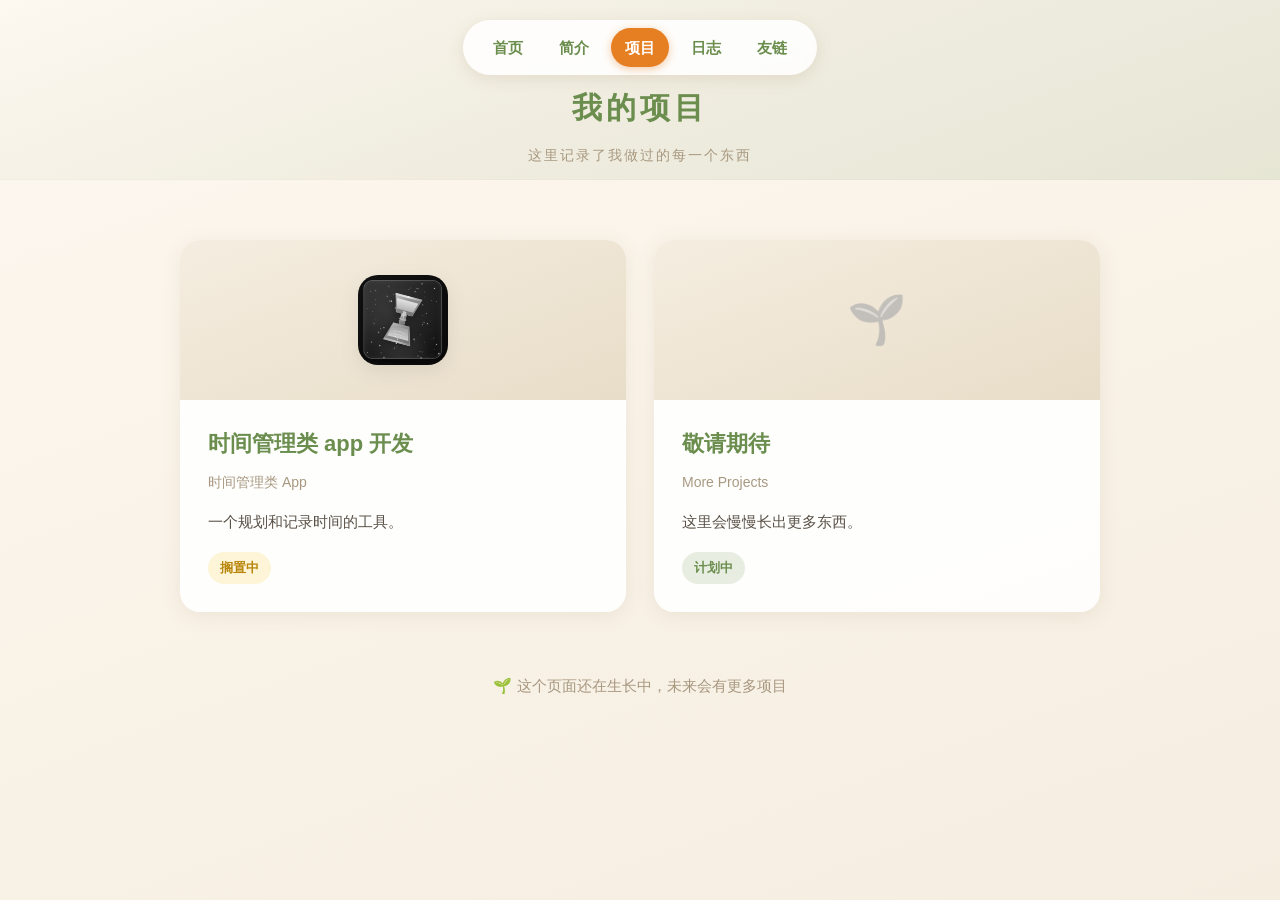
<file: projects.html>
<!DOCTYPE html>
<html lang="zh-CN">
<head>
<meta charset="UTF-8">
<meta name="viewport" content="width=device-width, initial-scale=1.0">
<title>项目 · naro 的数字农场</title>
<link rel="stylesheet" href="style.css">
<style>
    * { margin: 0; padding: 0; box-sizing: border-box; }

    body {
        min-height: 100vh;
        background: linear-gradient(160deg, #FDF8F0 0%, #F5EDE0 100%);
        font-family: "PingFang SC", "Microsoft YaHei", sans-serif;
        color: #3E3A36;
        line-height: 1.8;
        padding-bottom: 80px;
    }

    /* ===== 顶部朴素 banner（和简介页一致） ===== */
    .top-banner {
        position: relative;
        width: 100%;
        height: 180px;
        padding-top: 70px;
        display: flex;
        flex-direction: column;
        align-items: center;
        justify-content: center;
        background: linear-gradient(160deg,
            #FDF8F0 0%,
            #F0EDE0 50%,
            #E6E6D5 100%);
        border-bottom: 1px solid rgba(139, 111, 71, 0.08);
    }

    .banner-title {
        color: #6B8E4E;
        font-size: 30px;
        letter-spacing: 4px;
        font-weight: bold;
        text-align: center;
        animation: fadeInDown 0.8s ease-out both;
    }

    .banner-subtitle {
        color: #A89880;
        font-size: 14px;
        letter-spacing: 2px;
        text-align: center;
        margin-top: 8px;
        animation: fadeInDown 0.8s ease-out 0.2s both;
    }

    @keyframes fadeInDown {
        from { opacity: 0; transform: translateY(-15px); }
        to   { opacity: 1; transform: translateY(0); }
    }

    /* ===== 主容器 ===== */
    .projects-container {
        max-width: 1000px;
        margin: 60px auto 0;
        padding: 0 40px;
    }

    /* 卡片网格 */
    .projects-grid {
        display: grid;
        grid-template-columns: 1fr 1fr;
        gap: 28px;
    }

    /* ===== 项目卡片 ===== */
    .project-card {
        display: block;
        text-decoration: none;
        background: rgba(255, 255, 255, 0.9);
        border-radius: 20px;
        overflow: hidden;
        box-shadow: 0 4px 20px rgba(139, 111, 71, 0.1);
        transition: transform 0.4s ease, box-shadow 0.4s ease;
        animation: fadeInUp 0.8s ease-out 0.3s both;
    }

    .project-card:hover {
        transform: translateY(-8px);
        box-shadow: 0 12px 32px rgba(139, 111, 71, 0.2);
    }

    /* 封面图 */
    .project-cover {
        width: 100%;
        height: 160px;
        overflow: hidden;
        background: linear-gradient(160deg, #F5EDE0 0%, #E8DDC8 100%);
        display: flex;
        align-items: center;
        justify-content: center;
        position: relative;
    }

    .project-cover img {
        width: 90px;
        height: 90px;
        object-fit: cover;
        border-radius: 20px;
        box-shadow: 0 6px 18px rgba(139, 111, 71, 0.15);
        filter: grayscale(1);
        transition: filter 0.6s ease, transform 0.6s ease;
    }
    .project-card:hover .project-cover img {
        filter: grayscale(0);
        transform: scale(1.1);
    }

    /* 卡片内容 */
    .project-info {
        padding: 24px 28px 28px;
    }
    .project-info h3 {
        font-size: 22px;
        color: #6B8E4E;
        margin-bottom: 6px;
    }
    .project-info .project-type {
        color: #A89880;
        font-size: 14px;
        margin-bottom: 14px;
    }
    .project-info .project-desc {
        color: #5A5248;
        font-size: 15px;
        line-height: 1.7;
        margin-bottom: 18px;
    }

    /* 状态徽章 */
    .status-badge {
        display: inline-block;
        padding: 4px 12px;
        border-radius: 999px;
        font-size: 13px;
        font-weight: bold;
    }
    .status-paused {
        background: rgba(255, 193, 7, 0.15);
        color: #B8860B;
    }
    .status-coming {
        background: rgba(107, 142, 78, 0.15);
        color: #6B8E4E;
    }

    @keyframes fadeInUp {
        from { opacity: 0; transform: translateY(30px); }
        to   { opacity: 1; transform: translateY(0); }
    }

    /* ===== 占位卡片 ===== */
    .project-card-placeholder {
        cursor: default;
        animation: fadeInUp 0.8s ease-out 0.6s both;
        opacity: 0.85;
    }
    .project-card-placeholder:hover {
        transform: none;
        box-shadow: 0 4px 20px rgba(139, 111, 71, 0.1);
    }

    .placeholder-icon {
        font-size: 48px;
        filter: grayscale(1);
        opacity: 0.7;
        transition: filter 0.6s ease, opacity 0.6s ease;
    }
    .project-card-placeholder:hover .placeholder-icon {
        filter: grayscale(0);
        opacity: 1;
    }

    /* ===== 底部说明 ===== */
    .growing-tip {
        text-align: center;
        margin-top: 60px;
        color: #A89880;
        font-size: 15px;
        animation: fadeInUp 0.8s ease-out 0.8s both;
    }
    .growing-tip::before {
        content: "🌱 ";
    }

    /* ===== 响应式 ===== */
    @media (max-width: 900px) {
        .top-banner { height: 150px; }
        .banner-title { font-size: 24px; }
        .projects-container { margin-top: 40px; padding: 0 24px; }
        .projects-grid { grid-template-columns: 1fr; }
    }
</style>
</head>
<body>

    <!-- 导航栏 -->
    <nav class="top-nav">
        <a href="index.html">首页</a>
        <a href="about.html">简介</a>
        <a href="projects.html" class="active">项目</a>
        <a href="blog.html">日志</a>
        <a href="friends.html">友链</a>
    </nav>

    <!-- 顶部 banner -->
    <div class="top-banner">
        <h1 class="banner-title">我的项目</h1>
        <p class="banner-subtitle">这里记录了我做过的每一个东西</p>
    </div>

    <!-- 主内容 -->
    <div class="projects-container">

        <div class="projects-grid">

            <!-- 项目卡片：思绪时刻 -->
            <a href="projects_app.html" class="project-card">
                <div class="project-cover">
                    <img src="images/app_picture.png" alt="时间管理 app">
                </div>
                <div class="project-info">
                    <h3>时间管理类 app 开发</h3>
                    <p class="project-type">时间管理类 App</p>
                    <p class="project-desc">一个规划和记录时间的工具。</p>
                    <span class="status-badge status-paused">搁置中</span>
                </div>
            </a>

            <!-- 占位卡片：敬请期待 -->
            <div class="project-card project-card-placeholder">
                <div class="project-cover">
                    <span class="placeholder-icon">🌱</span>
                </div>
                <div class="project-info">
                    <h3>敬请期待</h3>
                    <p class="project-type">More Projects</p>
                    <p class="project-desc">这里会慢慢长出更多东西。</p>
                    <span class="status-badge status-coming">计划中</span>
                </div>
            </div>

        </div>

        <p class="growing-tip">这个页面还在生长中，未来会有更多项目</p>

    </div>

</body>
</html>
</file>
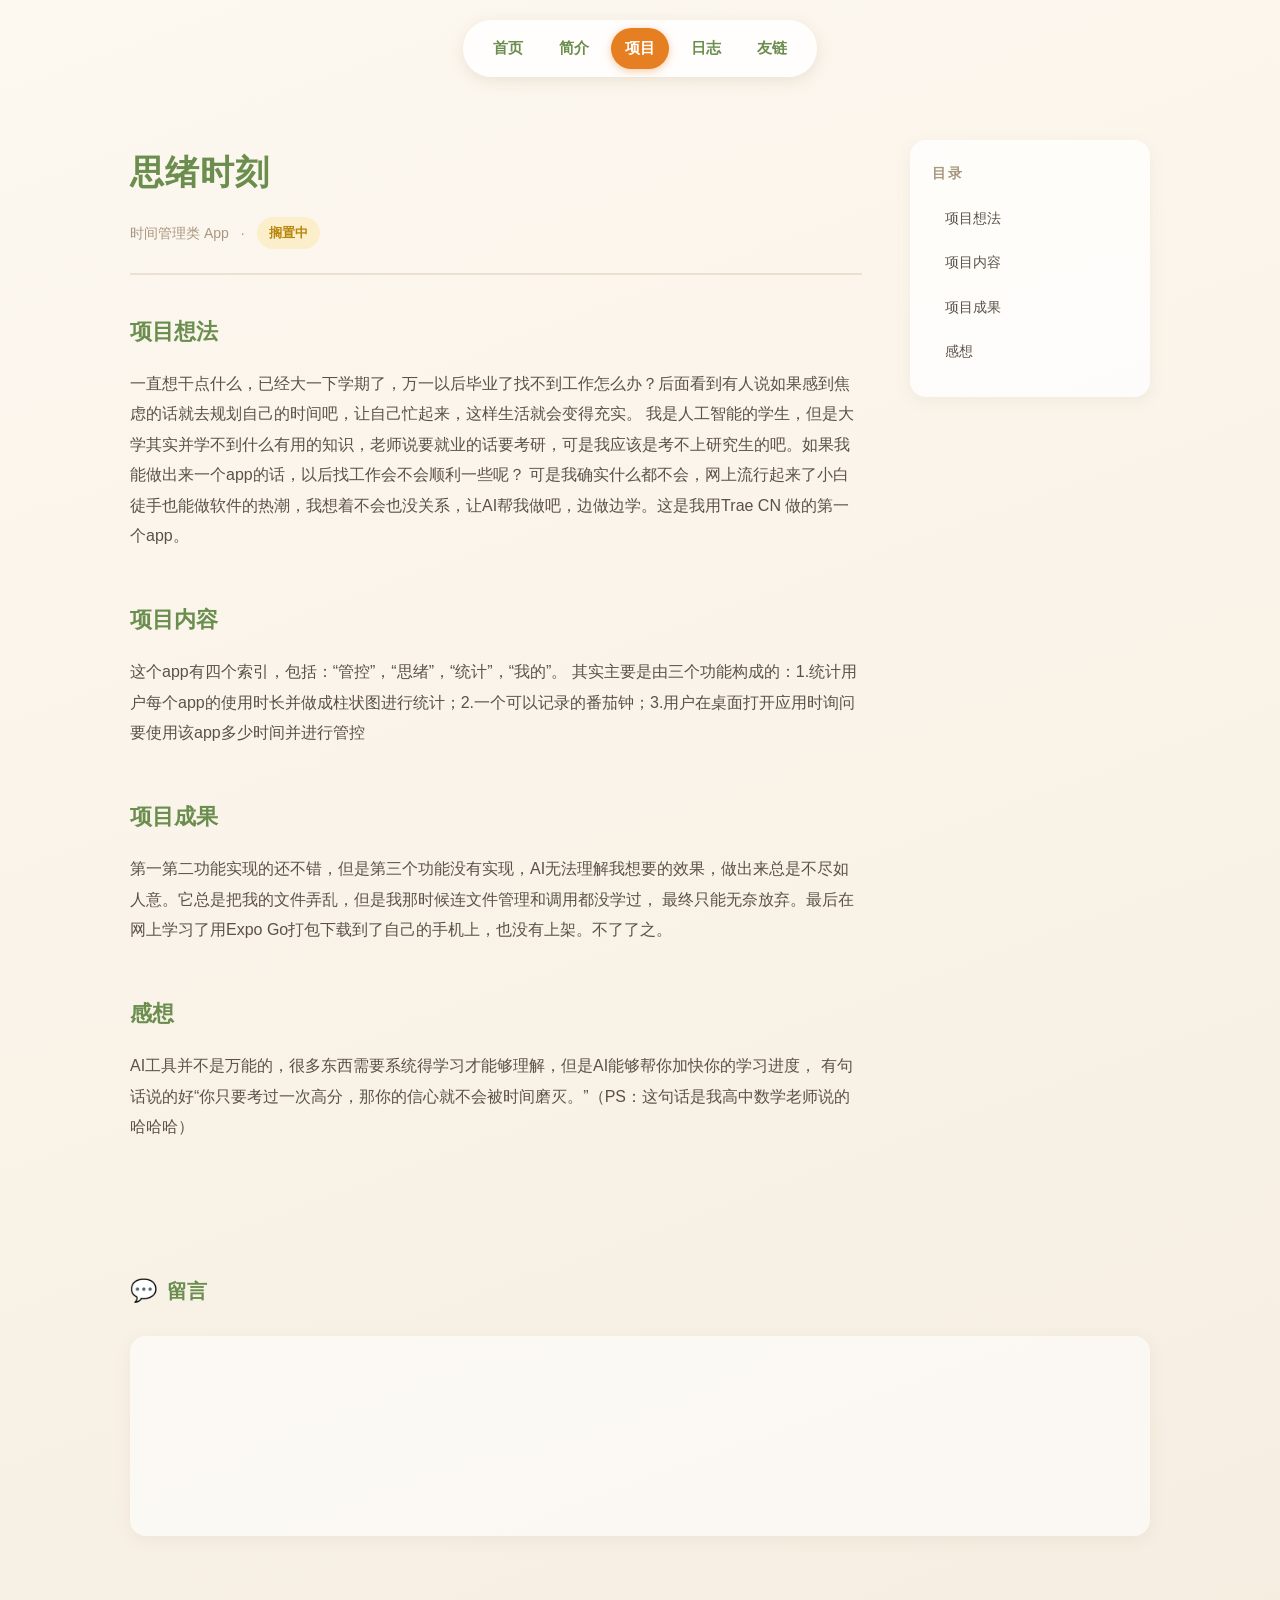
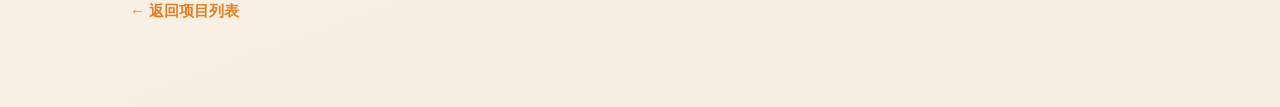
<file: projects_app.html>
<!DOCTYPE html>
<html lang="zh-CN">
<head>
<meta charset="UTF-8">
<meta name="viewport" content="width=device-width, initial-scale=1.0">
<title>思绪时刻 · 项目详情 · naro 的数字农场</title>
<link rel="stylesheet" href="style.css">
<style>
    * { margin: 0; padding: 0; box-sizing: border-box; }

    html { scroll-behavior: smooth; }   /* 锚点跳转平滑滚动 */

    body {
        min-height: 100vh;
        background: linear-gradient(160deg, #FDF8F0 0%, #F5EDE0 100%);
        font-family: "PingFang SC", "Microsoft YaHei", sans-serif;
        color: #3E3A36;
        line-height: 1.9;
        padding-bottom: 80px;
    }

    /* ===== 主容器：左文章 + 右目录 ===== */
    .detail-layout {
        max-width: 1100px;
        margin: 140px auto 0;
        padding: 0 40px;
        display: grid;
        grid-template-columns: 1fr 240px;   /* 左宽右窄 */
        gap: 48px;
        align-items: start;
        animation: fadeInUp 0.8s ease-out both;
    }

    @keyframes fadeInUp {
        from { opacity: 0; transform: translateY(30px); }
        to   { opacity: 1; transform: translateY(0); }
    }

    /* ===== 文章区 ===== */
    .article {
        min-width: 0;   /* grid 里防止内容溢出 */
    }

    /* 文章头部 */
    .article-header {
        padding-bottom: 24px;
        border-bottom: 2px solid rgba(139, 111, 71, 0.15);
        margin-bottom: 36px;
    }
    .article-header h1 {
        font-size: 34px;
        color: #6B8E4E;
        margin-bottom: 12px;
        letter-spacing: 1px;
    }
    .article-meta {
        display: flex;
        flex-wrap: wrap;
        gap: 12px;
        align-items: center;
        color: #A89880;
        font-size: 14px;
    }
    .status-badge {
        display: inline-block;
        padding: 4px 12px;
        border-radius: 999px;
        font-size: 13px;
        font-weight: bold;
        background: rgba(255, 193, 7, 0.15);
        color: #B8860B;
    }

    /* 文章正文 */
    .article-section {
        margin-bottom: 48px;
        scroll-margin-top: 120px;   /* 锚点跳转时，留出导航栏空间 */
    }
    .article-section h2 {
        font-size: 22px;
        color: #6B8E4E;
        margin-bottom: 16px;
        display: flex;
        align-items: center;
        gap: 10px;
    }
    .article-section p {
        color: #5A5248;
        font-size: 16px;
        margin-bottom: 12px;
    }
    .article-section p:last-child { margin-bottom: 0; }

    /* ===== 右侧目录（sticky） ===== */
    .toc {
        position: sticky;
        top: 100px;                    /* 跟着滚动，固定在顶部 100px */
        background: rgba(255, 255, 255, 0.75);
        border-radius: 16px;
        padding: 20px 22px;
        box-shadow: 0 4px 16px rgba(139, 111, 71, 0.08);
    }
    .toc h3 {
        font-size: 14px;
        color: #A89880;
        letter-spacing: 2px;
        margin-bottom: 12px;
        text-transform: uppercase;
    }
    .toc ul {
        list-style: none;
    }
    .toc li {
        margin-bottom: 6px;
    }
    .toc a {
        display: block;
        padding: 6px 10px;
        color: #5A5248;
        text-decoration: none;
        font-size: 14px;
        border-radius: 8px;
        transition: background 0.2s, color 0.2s;
        border-left: 3px solid transparent;
    }
    .toc a:hover {
        background: rgba(107, 142, 78, 0.08);
        color: #6B8E4E;
        border-left-color: #E67E22;
    }

    /* ===== 评论区 ===== */
    .comments {
        max-width: 1100px;
        margin: 80px auto 0;
        padding: 0 40px;
    }
    .comments-title {
        font-size: 20px;
        color: #6B8E4E;
        margin-bottom: 24px;
        display: flex;
        align-items: center;
        gap: 10px;
    }
    .comments-title::before {
        content: "💬";
        font-size: 22px;
    }

    /* 留言表单 */
    .comment-form {
        background: rgba(255, 255, 255, 0.8);
        border-radius: 16px;
        padding: 24px;
        box-shadow: 0 4px 16px rgba(139, 111, 71, 0.08);
        margin-bottom: 32px;
    }
    .comment-form input,
    .comment-form textarea {
        width: 100%;
        border: 1px solid rgba(139, 111, 71, 0.2);
        border-radius: 10px;
        padding: 12px 14px;
        font-family: inherit;
        font-size: 15px;
        color: #3E3A36;
        background: #fff;
        margin-bottom: 14px;
        transition: border-color 0.2s, box-shadow 0.2s;
    }
    .comment-form input:focus,
    .comment-form textarea:focus {
        outline: none;
        border-color: #6B8E4E;
        box-shadow: 0 0 0 3px rgba(107, 142, 78, 0.1);
    }
    .comment-form textarea {
        min-height: 100px;
        resize: vertical;
    }
    .comment-form button {
        padding: 10px 28px;
        border: none;
        border-radius: 999px;
        background: #E67E22;
        color: #fff;
        font-weight: bold;
        font-size: 15px;
        cursor: pointer;
        transition: transform 0.2s, box-shadow 0.2s;
    }
    .comment-form button:hover {
        transform: translateY(-2px);
        box-shadow: 0 6px 16px rgba(230, 126, 34, 0.4);
    }

    /* 留言列表 */
    .comment-list {
        display: flex;
        flex-direction: column;
        gap: 16px;
    }
    .comment-item {
        background: rgba(255, 255, 255, 0.75);
        border-radius: 14px;
        padding: 18px 22px;
        box-shadow: 0 2px 10px rgba(139, 111, 71, 0.06);
        animation: commentIn 0.4s ease-out both;
    }
    @keyframes commentIn {
        from { opacity: 0; transform: translateY(10px); }
        to   { opacity: 1; transform: translateY(0); }
    }
    .comment-item .comment-head {
        display: flex;
        justify-content: space-between;
        align-items: baseline;
        margin-bottom: 8px;
    }
    .comment-item .comment-name {
        font-weight: bold;
        color: #6B8E4E;
        font-size: 15px;
    }
    .comment-item .comment-time {
        color: #A89880;
        font-size: 13px;
    }
    .comment-item .comment-body {
        color: #5A5248;
        font-size: 15px;
        line-height: 1.7;
    }
    .empty-tip {
        text-align: center;
        color: #A89880;
        font-size: 14px;
        padding: 20px;
    }

    /* ===== 底部返回 ===== */
    .back-link-wrapper {
        max-width: 1100px;
        margin: 60px auto 0;
        padding: 0 40px;
    }
    .back-link {
        display: inline-block;
        color: #E67E22;
        text-decoration: none;
        font-weight: bold;
        font-size: 15px;
        transition: transform 0.2s;
    }
    .back-link:hover {
        transform: translateX(-4px);
    }

    /* ===== 响应式 ===== */
    @media (max-width: 900px) {
        .detail-layout {
            grid-template-columns: 1fr;   /* 小屏只留文章 */
            margin-top: 120px;
            padding: 0 24px;
            gap: 0;
        }
        .toc {
            display: none;                /* 小屏隐藏目录 */
        }
        .article-header h1 { font-size: 26px; }
        .comments, .back-link-wrapper { padding: 0 24px; }
    }

    /* ===== Giscus 评论区容器 ===== */
    .giscus {
        background: rgba(255, 255, 255, 0.6);
        border-radius: 16px;
        padding: 20px;
        box-shadow: 0 4px 16px rgba(139, 111, 71, 0.08);
        min-height: 200px;
    }
    .giscus-frame {
        width: 100%;
        border: none;
    }

</style>
</head>
<body>

    <!-- 导航栏 -->
    <nav class="top-nav">
        <a href="index.html">首页</a>
        <a href="about.html">简介</a>
        <a href="projects.html" class="active">项目</a>
        <a href="blog.html">日志</a>
        <a href="friends.html">友链</a>
    </nav>

    <!-- 主布局：左文章 + 右目录 -->
    <div class="detail-layout">

        <!-- 左侧文章 -->
        <article class="article">

            <!-- 文章头部 -->
            <header class="article-header">
                <h1>思绪时刻</h1>
                <div class="article-meta">
                    <span>时间管理类 App</span>
                    <span>·</span>
                    <span class="status-badge">搁置中</span>
                </div>
            </header>

            <!-- 项目想法 -->
            <section class="article-section" id="idea">
                <h2>项目想法</h2>
                <p>一直想干点什么，已经大一下学期了，万一以后毕业了找不到工作怎么办？后面看到有人说如果感到焦虑的话就去规划自己的时间吧，让自己忙起来，这样生活就会变得充实。
                    我是人工智能的学生，但是大学其实并学不到什么有用的知识，老师说要就业的话要考研，可是我应该是考不上研究生的吧。如果我能做出来一个app的话，以后找工作会不会顺利一些呢？
                    可是我确实什么都不会，网上流行起来了小白徒手也能做软件的热潮，我想着不会也没关系，让AI帮我做吧，边做边学。这是我用Trae CN 做的第一个app。
                </p>
            </section>

            <!-- 项目内容 -->
            <section class="article-section" id="content">
                <h2>项目内容</h2>
                <p>这个app有四个索引，包括：“管控”，“思绪”，“统计”，“我的”。
                    其实主要是由三个功能构成的：1.统计用户每个app的使用时长并做成柱状图进行统计；2.一个可以记录的番茄钟；3.用户在桌面打开应用时询问要使用该app多少时间并进行管控
                </p>
            </section>

            <!-- 项目成果 -->
            <section class="article-section" id="result">
                <h2>项目成果</h2>
                <p>第一第二功能实现的还不错，但是第三个功能没有实现，AI无法理解我想要的效果，做出来总是不尽如人意。它总是把我的文件弄乱，但是我那时候连文件管理和调用都没学过，
                    最终只能无奈放弃。最后在网上学习了用Expo Go打包下载到了自己的手机上，也没有上架。不了了之。
                </p>
            </section>

            <!-- 感想 -->
            <section class="article-section" id="thanks">
                <h2>感想</h2>
                <p>AI工具并不是万能的，很多东西需要系统得学习才能够理解，但是AI能够帮你加快你的学习进度，
                    有句话说的好“你只要考过一次高分，那你的信心就不会被时间磨灭。”（PS：这句话是我高中数学老师说的哈哈哈）
                </p>
            </section>

        </article>

        <!-- 右侧目录 -->
        <aside class="toc">
            <h3>目录</h3>
            <ul>
                <li><a href="#idea">项目想法</a></li>
                <li><a href="#content">项目内容</a></li>
                <li><a href="#result"> 项目成果</a></li>
                <li><a href="#thanks"> 感想</a></li>
            </ul>
        </aside>

    </div>

    <!-- 评论区 -->
    <div class="comments">
        <h2 class="comments-title">留言</h2>
        <div class="giscus"></div>
        
    </div>

    <!-- 返回 -->
    <div class="back-link-wrapper">
        <a href="projects.html" class="back-link">← 返回项目列表</a>
    </div>

    <!-- Giscus 评论 -->
    <script src="https://giscus.app/client.js"
            data-repo="abulala-opps/naro-comments"
            data-repo-id="R_kgDOUb3atQ"
            data-category="Announcements"
            data-category-id="DIC_kwDOUb3atc4DFqIJ"
            data-mapping="pathname"
            data-strict="0"
            data-reactions-enabled="1"
            data-emit-metadata="0"
            data-input-position="top"
            data-theme="preferred_color_scheme"
            data-lang="zh-CN"
            crossorigin="anonymous"
            async>
    </script>

</body>
</html>
</file>
<file: style.css>
/* ====全局====*/


h1 {
    color: #2E7D32; /* 深绿色 */
    font-size: 32px;
}

body {
    background: #F5F5DC; /* 米白色 */
    font-family: "Microsoft YaHei", sans-serif;
}

.card {
    margin: 20px;          /* 卡片外间距 */
    padding: 15px;         /* 卡片内间距 */
    border: 2px solid #fbfcfb;  /* 边框 */
    border-radius: 12px;   /* 圆角 */
}


/* ====固定角色 ====*/
#character {
    position: fixed;
    bottom: 20px;
    right: 20px;
    width: 100px;
}

.card {
    box-shadow: 0 4px 12px rgba(0,0,0,0.15);
    transition: transform 0.3s;
}

.card:hover {
    transform: scale(1.05);  /* 悬停时放大 */
}


/*====头部====*/
.header {
    background: rgb(40,141,89);
    padding: 20px;
}




/*====底部====*/
.footer {
    background: rgb(40,141,89);
    padding: 20px;
    text-align: center;
    color: white;
}

/* ========== 全站统一导航栏 ========== */
.top-nav {
    position: fixed;
    top: 20px;
    left: 50%;
    transform: translateX(-50%);
    z-index: 100;
    display: flex;
    gap: 8px;
    background: rgba(255, 255, 255, 0.85);
    padding: 8px 16px;
    border-radius: 999px;
    backdrop-filter: blur(10px);
    box-shadow: 0 4px 16px rgba(139, 111, 71, 0.15);
    white-space: nowrap;
}

.top-nav a {
    color: #6B8E4E;
    text-decoration: none;
    font-weight: bold;
    font-size: 15px;
    padding: 6px 14px;
    border-radius: 999px;
    transition: all 0.2s;
}

.top-nav a:hover {
    background: rgba(107, 142, 78, 0.1);
    color: #2E7D32;
}

/* 当前页高亮 */
.top-nav a.active {
    color: #fff;
    background: #E67E22;
    box-shadow: 0 2px 8px rgba(230, 126, 34, 0.4);
}
</file>
